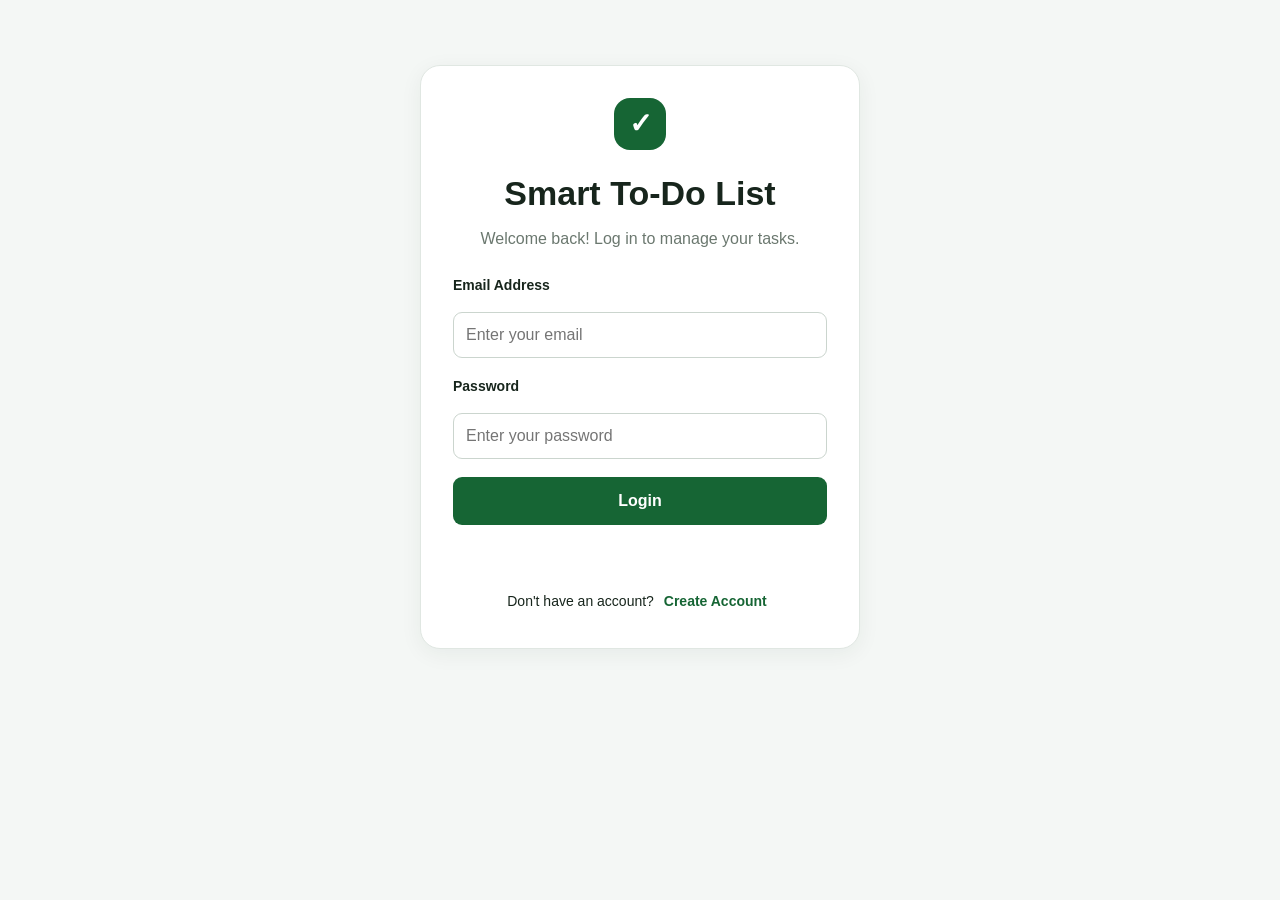
<file: index.html>
<!DOCTYPE html>
<html lang="en">
<head>
    <meta charset="UTF-8">
    <meta name="viewport" content="width=device-width, initial-scale=1.0">
    <meta name="theme-color" content="#166534">
    <title>Smart To-Do List</title>
    <link rel="stylesheet" href="to_do_app.css">
</head>
<body>

    <!-- ==========================================
         LOGIN PAGE
    ========================================== -->
    <main id="login-page" class="auth-container">
        <div class="brand-icon">✓</div>
        <h1>Smart To-Do List</h1>
        <p class="muted">Welcome back! Log in to manage your tasks.</p>

        <form id="login-form">
            <label for="login-email">Email Address</label>
            <input type="email" id="login-email" autocomplete="email"
                   placeholder="Enter your email" required>

            <label for="login-password">Password</label>
            <input type="password" id="login-password"
                   autocomplete="current-password"
                   placeholder="Enter your password" required>

            <button type="submit" class="primary-button">Login</button>
            <p id="login-message" class="message" role="status"></p>
        </form>

        <p class="switch-auth">Don't have an account?
            <button type="button" id="show-register" class="text-button">
                Create Account
            </button>
        </p>
    </main>

    <!-- ==========================================
         REGISTER PAGE
    ========================================== -->
    <main id="register-page" class="auth-container" hidden>
        <div class="brand-icon">✓</div>
        <h1>Create Account</h1>
        <p class="muted">Start organizing your day.</p>

        <form id="register-form">
            <label for="register-name">Full Name</label>
            <input type="text" id="register-name" autocomplete="name"
                   placeholder="Enter your name" required>

            <label for="register-email">Email Address</label>
            <input type="email" id="register-email" autocomplete="email"
                   placeholder="Enter your email" required>

            <label for="register-password">Password</label>
            <input type="password" id="register-password"
                   autocomplete="new-password" minlength="6"
                   placeholder="At least 6 characters" required>

            <label for="confirm-password">Confirm Password</label>
            <input type="password" id="confirm-password"
                   autocomplete="new-password" minlength="6"
                   placeholder="Enter password again" required>

            <button type="submit" class="primary-button">Create Account</button>
            <p id="register-message" class="message" role="status"></p>
        </form>

        <p class="switch-auth">Already have an account?
            <button type="button" id="show-login" class="text-button">
                Login
            </button>
        </p>
    </main>

    <!-- ==========================================
         MAIN TO-DO APP
    ========================================== -->
    <main id="todo-page" class="app-container" hidden>

        <header class="app-header">
            <div>
                <p class="eyebrow">YOUR PERSONAL WORKSPACE</p>
                <h1>My Tasks <span class="heading-check">✓</span></h1>
                <p id="welcome-message" class="muted">
                    Organize your day, one task at a time.
                </p>
            </div>
            <button type="button" id="logout-button" class="secondary-button">
                Logout
            </button>
        </header>

        <!-- Statistics -->
        <section class="stats-grid" aria-label="Task statistics">
            <article class="stat-card">
                <span class="stat-icon">📋</span>
                <p>Total Tasks</p>
                <h2 id="total-tasks">0</h2>
            </article>
            <article class="stat-card">
                <span class="stat-icon">✅</span>
                <p>Completed</p>
                <h2 id="completed-tasks">0</h2>
            </article>
            <article class="stat-card">
                <span class="stat-icon">⏳</span>
                <p>Pending</p>
                <h2 id="pending-tasks">0</h2>
            </article>
            <article class="stat-card">
                <span class="stat-icon">📈</span>
                <p>Progress</p>
                <h2 id="progress-percentage">0%</h2>
            </article>
        </section>

        <!-- Progress bar -->
        <section class="panel progress-panel">
            <div class="section-heading">
                <div>
                    <h2>Your Progress</h2>
                    <p class="muted">Keep going, one task at a time.</p>
                </div>
                <span id="progress-label">0% completed</span>
            </div>
            <div class="progress-track"
                 role="progressbar"
                 id="progress-bar"
                 aria-label="Task completion progress"
                 aria-valuemin="0" aria-valuemax="100" aria-valuenow="0">
                <div id="progress-fill" class="progress-fill"></div>
            </div>
        </section>

        <!-- Add task -->
        <section class="panel">
            <div class="section-heading">
                <div>
                    <h2 id="form-heading">Add a New Task</h2>
                    <p class="muted">Plan your next step.</p>
                </div>
            </div>

            <form id="task-form">
                <div class="form-grid">
                    <div class="field full-width">
                        <label for="task-input">Task Name *</label>
                        <input type="text" id="task-input"
                               placeholder="What do you need to do?"
                               maxlength="200" required>
                    </div>

                    <div class="field">
                        <label for="task-priority">Priority</label>
                        <select id="task-priority">
                            <option value="high">High Priority</option>
                            <option value="medium" selected>Medium Priority</option>
                            <option value="low">Low Priority</option>
                        </select>
                    </div>

                    <div class="field">
                        <label for="task-due-date">Due Date</label>
                        <input type="date" id="task-due-date">
                    </div>

                    <div class="field">
                        <label for="task-due-time">Due Time</label>
                        <input type="time" id="task-due-time">
                    </div>

                    <div class="field">
                        <label for="task-reminder">Reminder Date and Time</label>
                        <input type="datetime-local" id="task-reminder">
                    </div>
                </div>

                <p class="muted small-note">
                    Set a reminder to receive a browser notification when it's due.
                </p>

                <div class="form-actions">
                    <button type="submit" id="add-task" class="primary-button">
                        + Add Task
                    </button>
                    <button type="button" id="cancel-edit"
                            class="secondary-button" hidden>
                        Cancel Edit
                    </button>
                </div>

                <p id="task-message" class="message" role="status"></p>
            </form>
        </section>

        <!-- Task list -->
        <section class="panel">
            <div class="section-heading task-heading">
                <div>
                    <h2>Your Task List</h2>
                    <p id="task-count" class="muted">0 tasks remaining</p>
                </div>
                <button type="button" id="clear-completed"
                        class="danger-button">Clear Completed</button>
            </div>

            <div class="filter-row" aria-label="Filter tasks">
                <button type="button" class="filter-button active-filter"
                        id="all-filter" aria-pressed="true">All</button>
                <button type="button" class="filter-button"
                        id="active-filter" aria-pressed="false">Active</button>
                <button type="button" class="filter-button"
                        id="completed-filter" aria-pressed="false">Completed</button>
            </div>

            <ul id="task-list" class="task-list"></ul>
            <p id="empty-message" class="empty-message">
                No tasks yet. Add your first task above!
            </p>
        </section>

        <!-- Charts -->
        <section class="charts-grid">
            <article class="panel chart-panel">
                <h2>Task Completion</h2>
                <p class="muted">Completed versus pending tasks.</p>
                <div class="chart-wrap">
                    <canvas id="completion-chart"
                            role="img"
                            aria-label="Bar chart of completed and pending tasks">
                        Task completion chart.
                    </canvas>
                </div>
                <p id="completion-chart-summary" class="chart-summary"></p>
            </article>

            <article class="panel chart-panel">
                <h2>Tasks by Priority</h2>
                <p class="muted">See how your tasks are distributed.</p>
                <div class="chart-wrap">
                    <canvas id="priority-chart"
                            role="img"
                            aria-label="Bar chart of tasks by priority">
                        Task priority chart.
                    </canvas>
                </div>
                <p id="priority-chart-summary" class="chart-summary"></p>
            </article>
        </section>

        <footer class="app-footer">
            <p>Smart To-Do List · Stay focused, reach your goals.</p>
            <p id="storage-note">Your tasks are saved in this browser.</p>
        </footer>

    </main>

    <script src="to_do_app.js"></script>
</body>
</html>
</file>
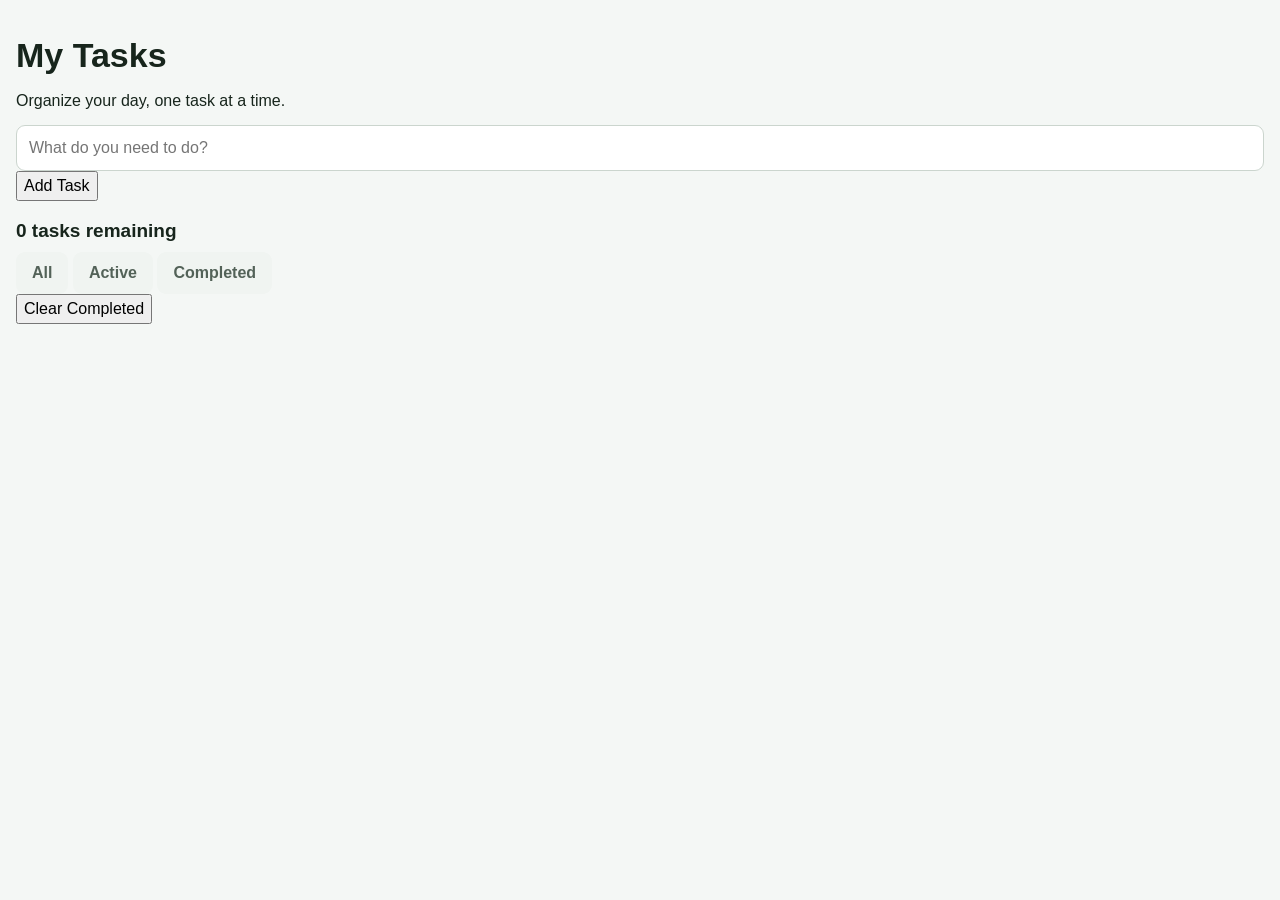
<file: to_do_app.html>
<!DOCTYPE html>
<html lang="en">

<head>
    <meta charset="UTF-8">
    <meta name="viewport" content="width=device-width, initial-scale=1.0">

    <title>Smart To-Do List</title>

    <link rel="stylesheet" href="to_do_app.css">
</head>

<body>

    <main class="todo-container">

        <h1>My Tasks</h1>

        <p>Organize your day, one task at a time.</p>


        <!-- ==========================================
             ADD TASK FORM
        =========================================== -->

        <form id="task-form">

            <input
                type="text"
                id="task-input"
                placeholder="What do you need to do?"
            >

            <button type="submit" id="add-task">
                Add Task
            </button>

        </form>


        <!-- ==========================================
             TASK LIST

             JavaScript will create the tasks here.
        =========================================== -->

        <ul id="task-list">
        </ul>


        <!-- ==========================================
             TASK COUNTER
        =========================================== -->

        <h2 id="task-count">
            0 tasks remaining
        </h2>


        <!-- ==========================================
             FILTER BUTTONS
        =========================================== -->

        <div class="filters">

            <button
                type="button"
                class="filter-button"
                id="all-filter"
            >
                All
            </button>

            <button
                type="button"
                class="filter-button"
                id="active-filter"
            >
                Active
            </button>

            <button
                type="button"
                class="filter-button"
                id="completed-filter"
            >
                Completed
            </button>

        </div>


        <!-- ==========================================
             CLEAR COMPLETED
        =========================================== -->

        <button
            type="button"
            id="clear-completed"
        >
            Clear Completed
        </button>

    </main>


    <script src="to_do_app.js"></script>

</body>

</html>
</file>
<file: to_do_app.css>
/* ==========================================
   SMART TO-DO LIST - MAIN DESIGN
========================================== */

:root {
    --primary: #166534;
    --primary-dark: #14532d;
    --primary-light: #dcfce7;
    --background: #f4f7f5;
    --surface: #ffffff;
    --text: #17251c;
    --muted: #6b786f;
    --border: #e0e7e2;
    --danger: #dc2626;
    --high: #dc2626;
    --medium: #d97706;
    --low: #15803d;
    --shadow: 0 5px 22px rgba(20, 50, 30, 0.06);
}

* {
    box-sizing: border-box;
}

[hidden] {
    display: none !important;
}

body {
    margin: 0;
    padding: 30px 16px;
    font-family: Arial, Helvetica, sans-serif;
    color: var(--text);
    background: var(--background);
    line-height: 1.5;
}

button,
input,
select {
    font: inherit;
}

button {
    cursor: pointer;
    transition: background 0.2s, transform 0.2s;
}

button:focus-visible,
input:focus-visible,
select:focus-visible {
    outline: 3px solid #86efac;
    outline-offset: 2px;
}

button:disabled {
    cursor: not-allowed;
    opacity: 0.5;
}

h1,
h2,
p {
    margin-top: 0;
}

h1 {
    font-size: clamp(25px, 4vw, 34px);
    margin-bottom: 8px;
}

h2 {
    font-size: 19px;
    margin-bottom: 6px;
}

p {
    margin-bottom: 12px;
}

.muted {
    color: var(--muted);
}

.small-note {
    font-size: 13px;
    margin: 12px 0;
}

/* ==========================================
   LOGIN AND REGISTRATION
========================================== */

.auth-container {
    max-width: 440px;
    margin: 35px auto;
    padding: 32px;
    background: var(--surface);
    border: 1px solid var(--border);
    border-radius: 20px;
    box-shadow: var(--shadow);
}

.auth-container h1,
.auth-container > p {
    text-align: center;
}

.brand-icon {
    display: grid;
    place-items: center;
    width: 52px;
    height: 52px;
    margin: 0 auto 18px;
    color: white;
    background: var(--primary);
    border-radius: 16px;
    font-size: 28px;
    font-weight: bold;
}

.auth-container form {
    display: flex;
    flex-direction: column;
    gap: 10px;
    margin-top: 24px;
}

label {
    display: block;
    margin-bottom: 6px;
    font-size: 14px;
    font-weight: 700;
}

input,
select {
    width: 100%;
    min-width: 0;
    min-height: 44px;
    padding: 10px 12px;
    color: var(--text);
    background: #fff;
    border: 1px solid #cbd5ce;
    border-radius: 9px;
}

input:focus,
select:focus {
    border-color: var(--primary);
}

.auth-container input {
    margin-bottom: 8px;
}

.primary-button,
.secondary-button,
.danger-button,
.text-button,
.filter-button,
.task-action {
    border: 0;
    border-radius: 9px;
    font-weight: 700;
}

.primary-button {
    padding: 12px 18px;
    color: white;
    background: var(--primary);
}

.primary-button:hover {
    background: var(--primary-dark);
}

.secondary-button {
    padding: 10px 14px;
    color: var(--text);
    background: #eef2ef;
    border: 1px solid var(--border);
}

.secondary-button:hover {
    background: #e2e9e3;
}

.danger-button {
    padding: 9px 12px;
    color: var(--danger);
    background: #fef2f2;
}

.danger-button:hover {
    background: #fee2e2;
}

.text-button {
    padding: 4px 6px;
    color: var(--primary);
    background: transparent;
}

.text-button:hover {
    text-decoration: underline;
}

.switch-auth {
    margin: 22px 0 0;
    font-size: 14px;
}

.message {
    min-height: 20px;
    margin: 5px 0;
    font-size: 14px;
}

.message.error {
    color: var(--danger);
}

.message.success {
    color: var(--primary);
}

/* ==========================================
   MAIN APP HEADER
========================================== */

.app-container {
    max-width: 1120px;
    margin: 0 auto;
}

.app-header {
    display: flex;
    align-items: center;
    justify-content: space-between;
    gap: 20px;
    margin-bottom: 26px;
}

.app-header h1 {
    margin-bottom: 5px;
}

.app-header p {
    margin-bottom: 0;
}

.eyebrow {
    margin-bottom: 6px !important;
    color: var(--primary);
    font-size: 11px;
    font-weight: 800;
    letter-spacing: 1.5px;
}

.heading-check {
    color: var(--primary);
}

/* ==========================================
   STATISTICS CARDS
========================================== */

.stats-grid {
    display: grid;
    grid-template-columns: repeat(4, minmax(0, 1fr));
    gap: 16px;
    margin-bottom: 20px;
}

.stat-card {
    padding: 20px;
    background: var(--surface);
    border: 1px solid var(--border);
    border-radius: 15px;
    box-shadow: var(--shadow);
}

.stat-icon {
    display: inline-block;
    margin-bottom: 8px;
    font-size: 23px;
}

.stat-card p {
    margin-bottom: 5px;
    color: var(--muted);
    font-size: 14px;
}

.stat-card h2 {
    margin: 0;
    font-size: 29px;
}

/* ==========================================
   PANELS AND PROGRESS
========================================== */

.panel {
    margin-bottom: 20px;
    padding: 24px;
    background: var(--surface);
    border: 1px solid var(--border);
    border-radius: 16px;
    box-shadow: var(--shadow);
}

.section-heading {
    display: flex;
    align-items: center;
    justify-content: space-between;
    gap: 16px;
    margin-bottom: 20px;
}

.section-heading p {
    margin-bottom: 0;
    font-size: 14px;
}

#progress-label {
    color: var(--primary);
    font-size: 14px;
    font-weight: 700;
    white-space: nowrap;
}

.progress-track {
    height: 12px;
    overflow: hidden;
    background: #e8eee9;
    border-radius: 20px;
}

.progress-fill {
    width: 0;
    height: 100%;
    background: var(--primary);
    border-radius: inherit;
    transition: width 0.3s ease;
}

/* ==========================================
   ADD TASK FORM
========================================== */

.form-grid {
    display: grid;
    grid-template-columns: repeat(2, minmax(0, 1fr));
    gap: 18px;
}

.field {
    min-width: 0;
}

.full-width {
    grid-column: 1 / -1;
}

.form-actions {
    display: flex;
    flex-wrap: wrap;
    gap: 10px;
    margin-top: 16px;
}

/* ==========================================
   FILTER BUTTONS
========================================== */

.filter-row {
    display: flex;
    flex-wrap: wrap;
    gap: 8px;
    margin-bottom: 20px;
}

.filter-button {
    padding: 9px 16px;
    color: #536258;
    background: #f0f4f1;
}

.filter-button:hover {
    background: #e2eae4;
}

.filter-button.active-filter {
    color: white;
    background: var(--primary);
}

/* ==========================================
   TASK LIST
========================================== */

.task-list {
    display: flex;
    flex-direction: column;
    gap: 12px;
    margin: 0;
    padding: 0;
    list-style: none;
}

.task-item {
    display: flex;
    align-items: flex-start;
    gap: 12px;
    padding: 16px;
    border: 1px solid var(--border);
    border-left: 5px solid #cbd5ce;
    border-radius: 11px;
    background: #fff;
}

.task-item.priority-high {
    border-left-color: var(--high);
}

.task-item.priority-medium {
    border-left-color: var(--medium);
}

.task-item.priority-low {
    border-left-color: var(--low);
}

.task-item.completed-task {
    background: #f7faf7;
}

.task-item.completed-task .task-title {
    color: var(--muted);
    text-decoration: line-through;
}

.task-checkbox {
    width: 19px;
    height: 19px;
    min-height: auto;
    margin-top: 3px;
    accent-color: var(--primary);
    cursor: pointer;
}

.task-content {
    flex: 1;
    min-width: 0;
}

.task-title {
    margin: 0 0 9px;
    overflow-wrap: anywhere;
    font-weight: 700;
}

.task-meta {
    display: flex;
    flex-wrap: wrap;
    align-items: center;
    gap: 7px;
    font-size: 12px;
    color: var(--muted);
}

.priority-badge,
.status-badge {
    display: inline-block;
    padding: 4px 8px;
    border-radius: 20px;
    font-size: 11px;
    font-weight: 800;
}

.priority-badge.high {
    color: #b91c1c;
    background: #fee2e2;
}

.priority-badge.medium {
    color: #92400e;
    background: #fef3c7;
}

.priority-badge.low {
    color: #166534;
    background: #dcfce7;
}

.status-badge.overdue {
    color: #b91c1c;
    background: #fee2e2;
}

.status-badge.due-soon {
    color: #92400e;
    background: #fef3c7;
}

.task-actions {
    display: flex;
    flex-wrap: wrap;
    justify-content: flex-end;
    gap: 6px;
}

.task-action {
    padding: 7px 9px;
    color: #435248;
    background: #f0f4f1;
    font-size: 12px;
}

.task-action:hover {
    background: #e1e9e3;
}

.task-action.delete-action {
    color: var(--danger);
    background: #fef2f2;
}

.empty-message {
    padding: 28px 10px;
    color: var(--muted);
    text-align: center;
}

/* ==========================================
   CHARTS
========================================== */

.charts-grid {
    display: grid;
    grid-template-columns: repeat(2, minmax(0, 1fr));
    gap: 20px;
}

.chart-panel {
    min-width: 0;
}

.chart-panel > p {
    font-size: 14px;
}

.chart-wrap {
    position: relative;
    width: 100%;
    height: 260px;
    margin-top: 12px;
}

.chart-wrap canvas {
    display: block;
    width: 100%;
    height: 100%;
}

.chart-summary {
    margin: 12px 0 0;
    font-weight: 700;
    font-size: 13px;
}

/* ==========================================
   FOOTER
========================================== */

.app-footer {
    padding: 10px 0 20px;
    color: var(--muted);
    text-align: center;
    font-size: 12px;
}

.app-footer p {
    margin-bottom: 5px;
}

/* ==========================================
   RESPONSIVE DESIGN
========================================== */

@media (max-width: 760px) {
    body {
        padding: 18px 12px;
    }

    .stats-grid {
        grid-template-columns: repeat(2, minmax(0, 1fr));
        gap: 10px;
    }

    .stat-card {
        padding: 15px;
    }

    .charts-grid {
        grid-template-columns: 1fr;
        gap: 0;
    }

    .panel {
        padding: 18px;
    }

    .task-item {
        flex-wrap: wrap;
    }

    .task-actions {
        width: 100%;
        padding-left: 30px;
        justify-content: flex-start;
    }
}

@media (max-width: 480px) {
    .auth-container {
        margin: 10px auto;
        padding: 23px 18px;
    }

    .app-header {
        align-items: flex-start;
    }

    .app-header h1 {
        font-size: 25px;
    }

    .form-grid {
        grid-template-columns: 1fr;
        gap: 13px;
    }

    .full-width {
        grid-column: auto;
    }

    .task-heading {
        align-items: flex-start;
        flex-direction: column;
    }

    .section-heading {
        align-items: flex-start;
    }

    #progress-label {
        white-space: normal;
    }

    .chart-wrap {
        height: 230px;
    }
}
</file>
